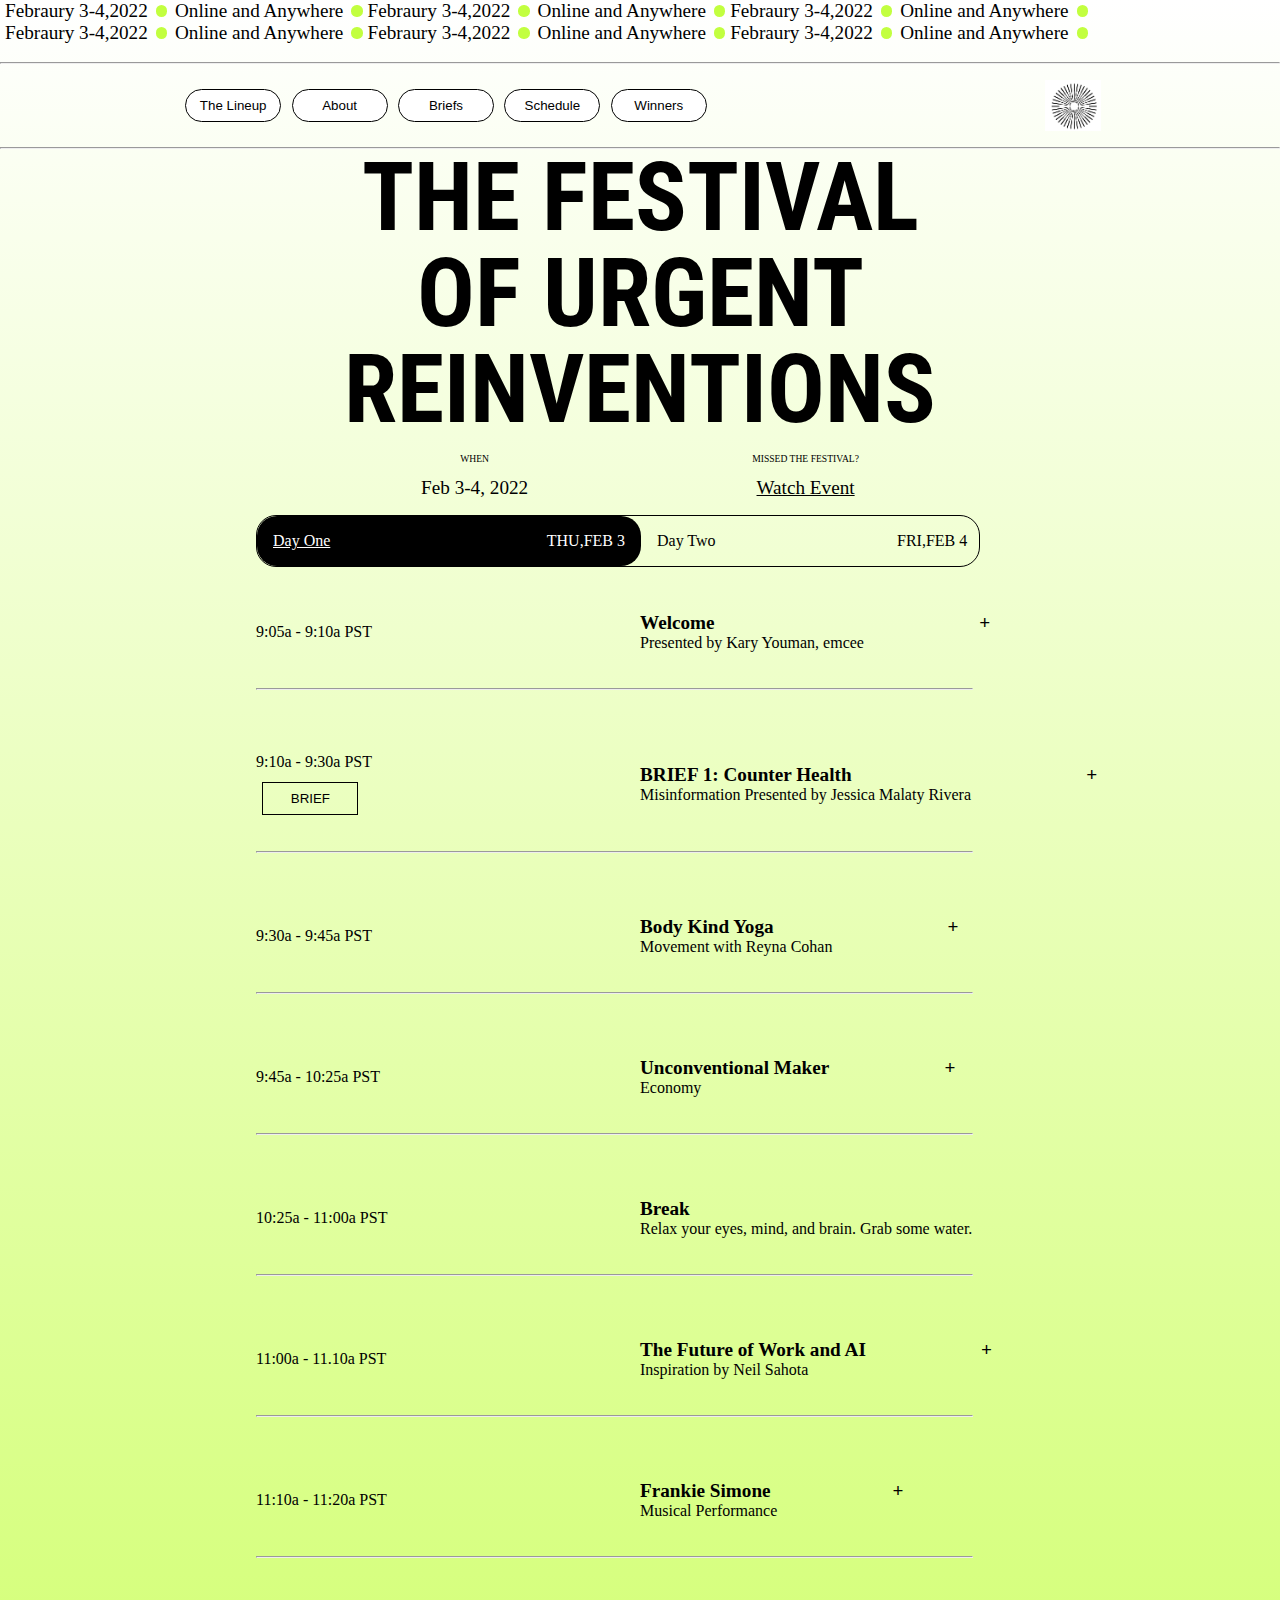
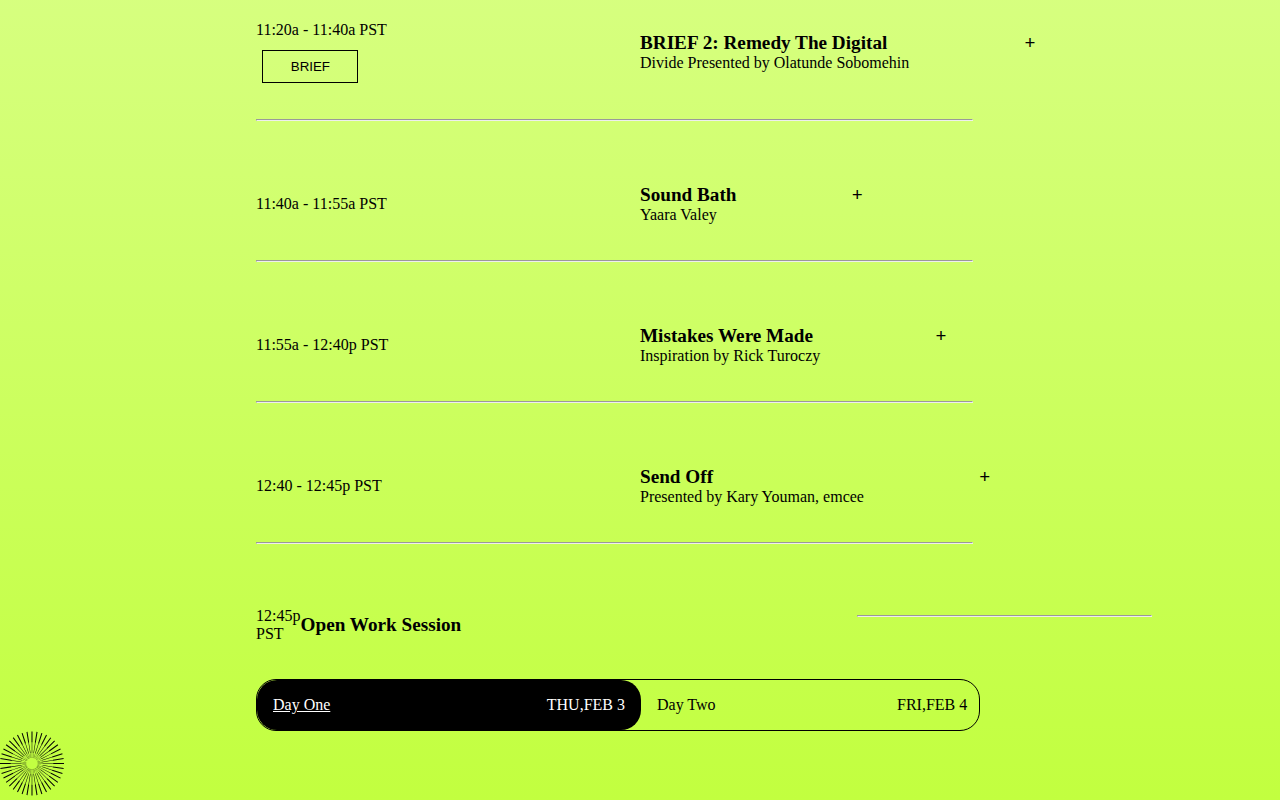
<file: index.html>
<!DOCTYPE html>
<html lang="en">

<head>
    <meta charset="UTF-8">
    <meta name="viewport" content="width=device-width, initial-scale=1.0">
    <title>Pixel To Prototype</title>
    <link rel="stylesheet" href="./style.css">
    <link rel="preconnect" href="https://fonts.googleapis.com">
<link rel="preconnect" href="https://fonts.gstatic.com" crossorigin>
<link href="https://fonts.googleapis.com/css2?family=Oswald:wght@200..700&family=Roboto+Condensed:ital,wght@0,100..900;1,100..900&family=Roboto:ital,wght@0,100;0,300;0,400;0,500;0,700;0,900;1,100;1,300;1,400;1,500;1,700;1,900&display=swap" rel="stylesheet">
</head>

<body>
    <div class="nav">
    
        <div class="date">
            Febraury 3-4,2022 <div class="circle">
            </div>
            Online and Anywhere
            <div class="circle">
            </div>
        </div>
        <div class="date">
            Febraury 3-4,2022 <div class="circle">
            </div>
            Online and Anywhere
            <div class="circle">
            </div>
        </div>
    
        <div class="date">
            Febraury 3-4,2022 <div class="circle">
            </div>
            Online and Anywhere
            <div class="circle">
            </div>
        </div>
        <div class="date">
            Febraury 3-4,2022 <div class="circle">
            </div>
            Online and Anywhere
            <div class="circle">
            </div>
        </div>
    
        <div class="date">
            Febraury 3-4,2022 <div class="circle">
            </div>
            Online and Anywhere
            <div class="circle">
            </div>
        </div>
        <div class="date">
            Febraury 3-4,2022 <div class="circle">
            </div>
            Online and Anywhere
            <div class="circle">
            </div>
        </div>
       
        </div>

    </div>
    <hr>
    <nav>
        <div class="button">
        <button>The Lineup</button>
        <button>About</button>
        <button>Briefs</button>
        <button>Schedule</button>
        <button>Winners</button>
        </div>
        <img src="./Image/Star.png" alt="Star" class="star">
    </nav>
    <hr>
    <section>
        <div class="text">
            THE FESTIVAL <br>
            OF URGENT <br>
            REINVENTIONS
        </div>
        <div class="flex">
        <div class="when">
            <div class="when1">
                WHEN
            </div>
            <div class="fd">
                Feb 3-4, 2022
            </div>
        </div>
        <div class="mis">
            <div class="miss">
               MISSED THE FESTIVAL?
            </div>
            <div class="watch" onclick="hover()">
               Watch Event
            </div>
        </div>
        </div>
    </section>
    <div class="but">
        <div class="but-div">
            <div class="flex1 d1">
            <div class="days">Day One</div>
            <div>THU,FEB 3</div>
        </div>
        <div class="flex1 div">
            <div class="d2">Day Two</div>
            <div>FRI,FEB 4 &nbsp;&nbsp;</div>
        </div>
        </div>
    </div>
<section>
<div class="row">
    <div class="time">9:05a - 9:10a PST</div>
    <div class="welcomebox flex3">
        <div class="welcome"><span class="w"> Welcome </span><br>
          <span class="span"> Presented by Kary Youman, emcee</span> </div>
        <div class="plus">+</div>
    </div>
    
</div>
<hr class="hr1" width="56%">
<div class="row">
    <div>
    <div class="time">9:10a - 9:30a PST</div>
    <button class="but12">BRIEF</button>
</div>
    <div class="welcomebox flex3">
        <div class="welcome"><span class="w">BRIEF 1: Counter Health
        </span><br>
          <span class="span"> Misinformation
            Presented by Jessica Malaty Rivera</span> </div>
        <div class="plus">+</div>
    </div>
    
</div>
<hr class="hr1" width="56%">
<div class="row">
    <div class="time">9:30a - 9:45a PST</div>
    <div class="welcomebox flex3">
        <div class="welcome"><span class="w"> Body Kind Yoga
        </span><br>
          <span class="span"> Movement with Reyna Cohan</span> </div>
        <div class="plus">+</div>
    </div>
    
</div>
<hr class="hr1" width="56%">
<div class="row">
    <div class="time">9:45a - 10:25a PST</div>
    <div class="welcomebox flex3">
        <div class="welcome"><span class="w"> Unconventional Maker</span><br>
          <span class="span"> Economy</span> </div>
        <div class="plus">+</div>
    </div>
    
</div>

<hr class="hr1" width="56%">
<div class="row">
    <div class="time">10:25a - 11:00a PST</div>
    <div class="welcomebox flex3">
        <div class="welcome"><span class="w"> Break
        </span><br>
          <span class="span"> Relax your eyes, mind, and brain. Grab some water.</span> </div>
    </div>
    
</div>

<hr class="hr1" width="56%">
<div class="row">
    <div class="time">11:00a - 11.10a PST</div>
    <div class="welcomebox flex3">
        <div class="welcome"><span class="w"> The Future of Work and AI
        </span><br>
          <span class="span"> Inspiration by Neil Sahota</span> </div>
        <div class="plus">+</div>
    </div>
    
</div>
<hr class="hr1" width="56%">
<div class="row">
    <div class="time">11:10a - 11:20a PST
    </div>
    <div class="welcomebox flex3">
        <div class="welcome"><span class="w"> Frankie Simone
        </span><br>
          <span class="span"> Musical Performance</span> </div>
        <div class="plus">+</div>
    </div>
    
</div>
<hr class="hr1" width="56%">
<div class="row">
    <div>
        <div class="time">11:20a - 11:40a PST</div>
        <button class="but12">BRIEF</button>
    </div>
    <div class="welcomebox flex3">
        <div class="welcome"><span class="w"> BRIEF 2: Remedy The Digital
        </span><br>
          <span class="span"> Divide
            Presented by Olatunde Sobomehin</span> </div>
        <div class="plus">+</div>
    </div>
    
</div>
<hr class="hr1" width="56%">
<div class="row">
    <div class="time">11:40a - 11:55a PST</div>
    <div class="welcomebox flex3">
        <div class="welcome"><span class="w"> Sound Bath</span><br>
          <span class="span"> 
            Yaara Valey</span> </div>
        <div class="plus">+</div>
    </div>
    
</div>
<hr class="hr1" width="56%">
<div class="row">
    <div class="time">11:55a - 12:40p PST</div>
    <div class="welcomebox flex3">
        <div class="welcome"><span class="w"> Mistakes Were Made
        </span><br>
          <span class="span"> Inspiration by Rick Turoczy</span> </div>
        <div class="plus">+</div>
    </div>
    
</div>
<hr class="hr1" width="56%">
<div class="row">
    <div class="time">12:40 - 12:45p PST</div>
    <div class="welcomebox flex3">
        <div class="welcome"><span class="w"> Send Off
        </span><br>
          <span class="span"> Presented by Kary Youman, emcee</span> </div>
        <div class="plus">+</div>
    </div>
    
</div>
<hr class="hr1" width="56%">
<div class="row">
    <div class="time">12:45p PST</div>
    <div class="welcomebox flex3">
        <div class="welcome"><span class="w"> Open Work Session</span><br>
        
    </div>
    
</div>
<hr class="hr1" width="56%">
</section>

 <div class="but">
        <div class="but-div">
            <div class="flex1 d1">
            <div class="days">Day One</div>
            <div>THU,FEB 3</div>
        </div>
        <div class="flex1 div">
            <div class="d2">Day Two</div>
            <div>FRI,FEB 4 &nbsp;&nbsp;</div>
        </div>
        </div>
    </div>
    <svg width="64" height="65" viewBox="0 0 64 65" fill="none" xmlns="http://www.w3.org/2000/svg">
        <path fill-rule="evenodd" clip-rule="evenodd" d="M64 33.0698V32.039H53.3296V32.2995H42.6648V32.4411H37.6241V32.6733H42.6648V32.8149H53.3296V33.0698H64ZM37.5674 33.3247L37.5335 33.5512L42.5119 34.3385V34.4801L53.0464 36.1509L53.0917 35.896L53.0124 36.4057L63.5412 38.0709L63.7055 37.0571L53.1766 35.4032L53.137 35.6581L42.6025 33.9873V34.1289L37.5674 33.3247ZM37.3749 34.1799C37.3749 34.2592 37.3296 34.3328 37.3012 34.4064L42.1041 35.9639L42.1777 35.7431L37.3749 34.1799ZM37.052 35.0011C37.0181 35.0748 36.9784 35.1427 36.9444 35.2107L41.4754 37.4762L41.5264 37.3742L41.4131 37.6008L50.9112 42.4716L50.7922 42.7038L60.2959 47.5463L60.766 46.6287L51.2623 41.7862L51.1434 42.0128L41.6397 37.1703L41.5773 37.2949L37.052 35.0011ZM36.6046 35.7601L36.4687 35.947L40.5579 38.9204L40.6882 38.7448L40.4786 39.0394L49.1044 45.3034L48.9515 45.513L57.583 51.7827L58.189 50.9502L49.5575 44.6804L49.2517 45.0995L49.4046 44.89L40.7788 38.6202L40.6938 38.7335L36.6046 35.7601ZM36.0382 36.4397C35.9863 36.4972 35.9315 36.552 35.874 36.604L39.4535 40.1834L39.3515 40.2797L46.8956 47.8238L46.7087 48.005L54.2528 55.5491L54.9834 54.8185L47.445 47.2971L47.2637 47.4839L39.7196 39.9342L39.6234 40.0362L36.0382 36.4397ZM35.3812 37.0061L35.1943 37.142L38.1621 41.2312L38.0489 41.3162L44.3186 49.9477L44.1147 50.1289L50.3844 58.7604L51.217 58.1544L44.9473 49.5229L44.7377 49.6758L38.451 41.067L38.3377 41.1463L35.3812 37.0061ZM34.6393 37.4818L34.4354 37.5894L36.7292 42.1204L36.6046 42.1827L41.4471 51.6864L41.2149 51.8054L46.0573 61.3091L46.9805 60.839L42.1381 51.3353L41.9059 51.4542L37.0634 41.9505L36.7349 42.1204L36.9331 42.0128L34.6393 37.4818ZM33.8407 37.8386L33.6142 37.9123L35.1774 42.7151L35.285 42.6811L35.0528 42.7661L38.349 52.9098L38.1055 52.9891L41.3961 63.1555L42.3759 62.8383L39.0796 52.6946L38.5926 52.8532L38.8305 52.7739L35.5398 42.6302L35.4039 42.6698L33.8407 37.8386ZM32.9855 38.0709L32.759 38.1048L33.5462 43.0889H33.4046L35.0754 53.6234L34.8205 53.6631L36.4857 64.1976L37.5051 64.0333L35.8457 53.5271L35.5908 53.5724L33.92 43.0493H33.7784L32.9855 38.0709ZM32.1076 38.1615H31.8754V43.1965H31.7338V53.8613H31.4733V64.5317H32.5041V53.8896H32.2492V43.2248H32.1076V38.1615ZM31.2241 38.1218L30.9919 38.0878L30.2046 43.0493H30.0687L28.3979 53.5894L28.6528 53.6291L28.143 53.5498L26.4779 64.0786L27.4974 64.2429L29.1625 53.7084L28.9076 53.6687L30.5784 43.1342H30.4368L31.2241 38.1218ZM30.3575 37.9406L30.1366 37.8726L28.5848 42.6415L28.8057 42.7151L30.3575 37.9406ZM29.525 37.6291L29.3154 37.5215L27.0499 41.9845L27.1519 42.0411L26.9253 41.9222L22.0828 51.4259L21.8506 51.307L17.0082 60.8107L17.9313 61.2808L22.7738 51.828L22.5416 51.7091L27.3841 42.1997L27.2595 42.1374L29.525 37.6291ZM28.7547 37.1873L28.5621 37.0514L25.6283 41.0953L25.5151 41.016L19.251 49.6645L19.0414 49.5116L12.7717 58.1431L13.6043 58.7491L19.874 50.1289L19.6644 49.9816L25.9342 41.3501L25.8209 41.2652L28.7547 37.1873ZM28.0581 36.6209L27.8938 36.4567L24.3653 39.9852L24.2917 39.9342L16.7533 47.4783L16.572 47.2914L8.99965 54.8185L9.73028 55.5491L17.2687 48.005L17.0874 47.8238L24.6315 40.2797L24.5296 40.1834L28.0581 36.6209ZM27.4634 35.9696C27.4117 35.9108 27.3644 35.8484 27.3218 35.7827L23.3005 38.7109L23.3685 38.8015L23.2156 38.5976L14.5841 44.8673L14.4368 44.6578L5.80531 50.9275L6.41133 51.7601L15.0428 45.4903L14.8899 45.2808L23.5214 39.0167L23.4365 38.8978L27.4634 35.9696ZM26.9706 35.2277C26.931 35.1597 26.897 35.0917 26.863 35.0238L22.4397 37.2893L22.3774 37.1647L12.8736 42.0071L12.7547 41.7806L3.25099 46.6231L3.72107 47.5406L13.2248 42.6981L13.1058 42.4659L22.5926 37.6291L22.4793 37.4025L22.5303 37.5045L26.9706 35.2277ZM26.6025 34.4121C26.5742 34.3385 26.5515 34.2648 26.5289 34.1912L21.8166 35.7204L21.8506 35.8337L21.7713 35.5845L11.6276 38.8808L11.5483 38.6372L1.40461 41.9335L1.72177 42.9133L11.8655 39.6171L11.7862 39.3735L21.9299 36.0772L21.8903 35.9413L26.6025 34.4121ZM26.3646 33.5455C26.3646 33.4663 26.3363 33.3926 26.325 33.3133L21.4598 34.1119L21.4995 34.3385L26.3646 33.5455ZM26.2683 32.6507H21.3296V32.7923H10.6648V33.0471H0V32.0163H10.6648V32.2769H21.3296V32.4185H26.2683V32.6507ZM26.3136 31.7558L26.3476 31.5236L21.4598 30.776V30.8893L21.4995 30.6344L10.965 28.9693L11.0046 28.7144L0.470098 27.0436L0.311515 28.0631L10.846 29.7339L10.9423 29.1392L10.8857 29.479L21.4202 31.1441V31.0025L26.3136 31.7558ZM26.5005 30.8723L26.5685 30.6514L21.8903 29.1732L21.9299 29.0372L11.7862 25.7409L11.8655 25.4974L1.72177 22.2011L1.40461 23.181L11.5483 26.4772L11.7069 25.9902L11.6276 26.2337L21.7713 29.53L21.8506 29.2864L21.8166 29.3941L26.5005 30.8723ZM26.8234 30.0284C26.8574 29.9604 26.8913 29.8924 26.931 29.8245L22.5473 27.5873L22.5189 27.6383L22.5926 27.474L13.0889 22.6316L13.2078 22.405L3.70408 17.5569L3.23399 18.4801L12.7377 23.3225L12.8566 23.0903L22.3604 27.9328L22.4227 27.8082L26.8234 30.0284ZM27.2765 29.2525L27.4124 29.0599L23.4478 26.1714L23.3572 26.296L23.5328 26.0581L14.8899 19.811L15.0428 19.6015L6.41133 13.3148L5.80531 14.153L14.4368 20.4227L14.5897 20.2075L23.2156 26.4772L23.3005 26.364L27.2765 29.2525ZM27.8428 28.5501L28.0071 28.3859L24.5296 24.9084L24.6315 24.8121L17.0931 17.2794L17.2743 17.0981L9.73593 9.56537L8.99965 10.296L16.5494 17.8457L16.7306 17.6588L24.2917 25.2086L24.3936 25.1066L27.8428 28.5501ZM28.5168 27.9498L28.7037 27.8139L25.8152 23.8493L25.7189 23.9172L25.9285 23.7643L19.6588 15.1328L19.8683 14.9855L13.5986 6.35405L12.766 6.96006L19.0414 15.5802L19.5228 15.2291L19.251 15.4273L25.5207 24.0758L25.634 23.9909L28.5168 27.9498ZM29.2758 27.4684L29.4853 27.3608L27.2538 22.9771L27.3784 22.9148L22.5359 13.411L22.7681 13.2921L17.9257 3.78838L17.0025 4.25846L21.845 13.7622L22.0772 13.6432L26.9197 23.147L27.1462 23.0337L27.0442 23.0847L29.2758 27.4684ZM30.1083 27.1059L30.3235 27.0379L28.8227 22.3767H28.7944L28.9586 22.3257L25.651 12.182L25.8945 12.1027L22.5926 1.98732L21.6127 2.30448L24.909 12.4539L25.4018 12.2896L25.1526 12.3746L28.4489 22.5183L28.5848 22.473L30.1083 27.1059ZM30.9805 26.885L31.2071 26.851L30.4368 21.9802H30.5784L28.9076 11.4457L29.1625 11.4061L27.4974 0.854574L26.4779 1.01882L28.1487 11.5533L28.4036 11.5137L30.0743 22.0482L30.3292 22.0029H30.2103L30.9805 26.885ZM31.8754 26.8057H32.1076V21.8726H32.2492V11.2248H32.5041V0.560059H31.4733V11.2248H31.7338V21.8953H31.8754V26.8057ZM32.7873 26.9077L33.0195 26.9417L33.7897 22.0595L33.5632 22.0199L32.7873 26.9077ZM33.6651 27.1059L33.886 27.1795L35.4152 22.4673L35.5512 22.5126L38.8418 12.3689L38.6039 12.284L39.091 12.4482L42.3873 2.29882L41.3961 1.98732L38.0998 12.131L38.3434 12.2103L35.0528 22.337L35.2963 22.4163L35.1887 22.3767L33.6651 27.1059ZM34.492 27.4401L34.6959 27.5477L36.9614 23.1243L36.7575 23.0167L34.492 27.4401ZM35.2566 27.8988L35.4435 28.0404L38.3717 24.0135L38.485 24.0985L44.7547 15.467L44.9643 15.6199L51.234 6.98838L50.4014 6.38236L44.1147 15.0139L44.3186 15.1611L38.0545 23.7756L38.2641 23.9286L38.1735 23.8606L35.2566 27.8988ZM35.942 28.4652L36.1062 28.6294L39.6347 25.1009L39.731 25.2029L47.275 17.6588L47.4563 17.8457L55.0003 10.3016L54.2697 9.57103L46.7143 17.1094L46.9013 17.2907L39.3572 24.8347L39.4591 24.931L35.942 28.4652ZM36.5083 29.1392L36.6443 29.3261L40.6882 26.3866L40.7674 26.4999L49.3989 20.2301L49.5519 20.4397L58.1777 14.17L57.5774 13.3148L48.9515 19.6015L49.0988 19.811L40.4729 26.0751L40.5579 26.194L36.5083 29.1392ZM36.9784 29.8924C37.0181 29.9604 37.052 30.0284 37.086 30.0963L41.549 27.8309L41.5094 27.7572L41.6113 27.9555L51.115 23.113L51.234 23.3452L60.7377 18.5027L60.2676 17.5795L50.7639 22.4277L50.8828 22.6542L41.3848 27.474L41.4471 27.5986L36.9784 29.8924ZM37.3296 30.708L37.3975 30.9289L42.172 29.377L42.0984 29.1562L37.3296 30.708ZM37.5448 31.5632L37.5788 31.7955L42.5459 31.0082L42.5175 30.861L42.5685 31.1498L53.103 29.4847L53.1427 29.7339L63.6772 28.0687L63.5129 27.0493L52.9841 28.7201L53.0634 29.2298L53.018 28.9749L42.4835 30.6401V30.7817L37.5448 31.5632ZM42.2173 35.6128L52.3611 38.9091L52.4404 38.6656L62.5841 41.9618L62.2669 42.9417L52.1232 39.6454L52.2025 39.4018L42.0588 36.1055L42.2173 35.6128ZM42.0588 29.0202L52.2025 25.724L52.1232 25.4804L62.2669 22.1841L62.5841 23.164L52.4404 26.4602L52.2818 25.9732L52.3611 26.2167L42.2173 29.513L42.0588 29.0202ZM28.9473 42.7661L25.651 52.9098L25.4074 52.8305L25.8945 52.9891L22.5926 63.1555L21.6127 62.8383L24.909 52.6946L25.1526 52.7739L28.4489 42.6302L28.9473 42.7661ZM0.311515 37.0401L10.846 35.3693L10.8857 35.6241L21.4202 33.9533L21.4995 34.4631L10.965 36.1339L11.0046 36.3887L0.470098 38.0539L0.311515 37.0401ZM41.4527 13.4167L36.6103 22.9431L37.069 23.1753L41.9115 13.6716L42.1437 13.7905L46.9862 4.28679L46.063 3.8167L41.2205 13.3148L41.4527 13.4167ZM34.8205 11.3891L36.5197 0.854574L37.5391 1.01316L35.8683 11.5477L35.6135 11.508L33.92 22.0595L33.4103 21.9802L35.0528 11.4457L34.8205 11.3891Z" fill="#050505"/>
        </svg>
<script>
    function hover(){
location.href="https://kriya.psgtech.ac.in/auth?type=login";
    }
</script>

</body>

</html>
</file>
<file: style.css>
*{
    padding: 0;
    margin: 0;
    box-sizing: border-box;
}
body{

    background: linear-gradient(#ffffff, #c2ff3f);
}
.circle{
    border-radius: 50%;
    width: 0.7rem;
    height: 0.7rem;
    background-color: #c2ff3f;
    color: #000;
}
.date{
    display: flex;
    align-items: center;
    gap: 0.5rem;
    font-size: 1.2rem;
    padding-left: 5px;
}
.nav{
    display: flex;
    flex-wrap: wrap;
    margin-bottom: 2vh;

}
button{
    padding: 0.5rem;
    border-radius: 20rem;
    width: 6rem;
    border: 1px solid black;
    background-color: white;
    
    margin-left: 0.4rem;

}
nav{
    display: flex;
    justify-content: space-around;
    padding: 1rem;
    gap: 0.8rem;
    align-items: center;
}
.star  {
    width: 3.5rem;
    height: auto;
}

.text{
    text-align: center;
    font-weight: bolder;
    font-size: 6rem;
    line-height: 1em;
  font-family: "Roboto Condensed", sans-serif;

}
.when{
    display: flex;
    flex-direction: column;
    align-items: center;
    gap: 0.8rem;
}
.mis{
    display: flex;
    flex-direction: column;
    align-items: center;
    gap: 0.8rem;
}
.flex{
    display: flex;
    justify-content: center;
    gap: 14rem;
    padding: 1rem;
    align-items: center;
}
.when1{
font-size: 0.6rem;
}
.miss{
    font-size: 0.6rem;
}
.fd{
    font-size: 1.2rem;
}
.watch{
    font-size: 1.2rem;
    cursor: pointer;
    text-decoration-line: underline; 
}
.but-div{
    display: flex;

    justify-content: center;
    align-items: center;
    margin-left: 20%;
    border: 1px solid black;
    width: fit-content;
    border-radius: 20px;
    background-color: transparent;
}
.d1{
    background-color: #000;
    color: white;
    width: 30vw;
    border-radius: 20px;
    padding: 1rem;
    font-size:1rem;

}
.days{
    text-decoration: underline;
}
.d2{
    background-color: transparent;
    color: black;
    width: 20vw;
    font-size:1rem;

    padding: 1rem;
    
 
}
.flex1{
    display: flex;
    justify-content: space-between;
    align-items: center;

}
.flex3{
    display: flex;
    gap: 9vw;
    width: 40vw;
}
.row{
    margin-left: 20vw;
    display: flex;
    justify-content: space-between;
    align-items: center;
    width: 70vw;
    padding-top: 5vh;
    padding-bottom: 4vh;
}
.hr1{
    margin-bottom: 2vh;
    margin-left: 20vw;
}
.w,.plus{
font-size: larger;
font-weight: bolder;
}
.but12{
    padding: 0.5rem;
    width: 6rem;
    margin-top: 0.7rem;
    border-radius: 0px;
    border: 1px solid black;
    background-color: transparent;
}
</file>
